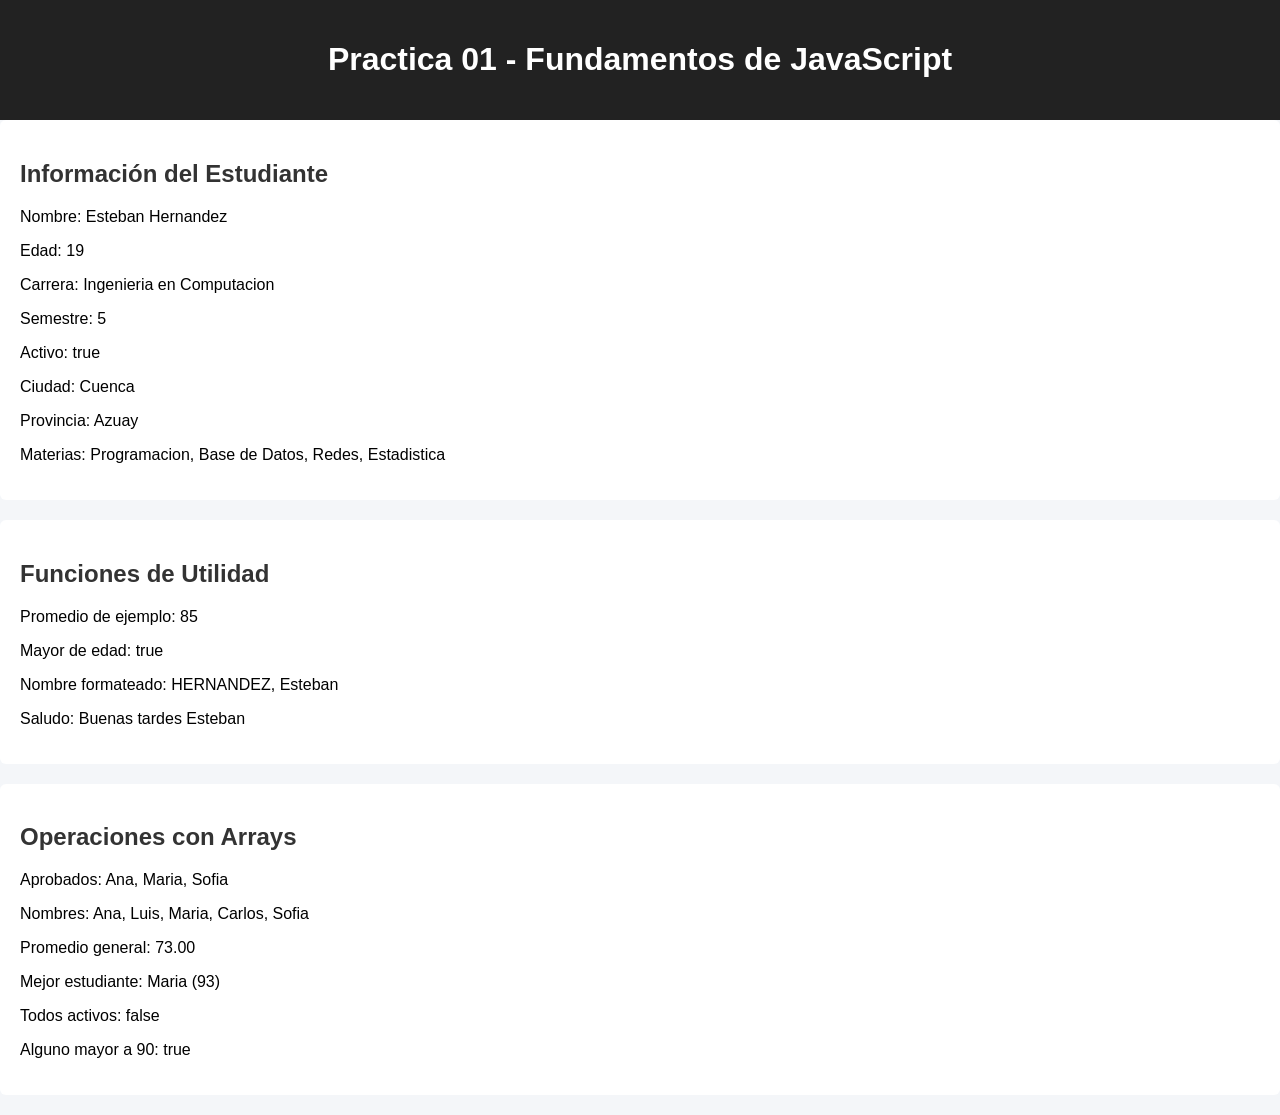
<file: practica-01/index.html>
<!DOCTYPE html>
<html lang="es">

<head>
    <meta charset="UTF-8">
    <title>Practica 01 - JavaScript</title>
    <link rel="stylesheet" href="css/styles.css">
</head>

<body>

    <header>
        <h1>Practica 01 - Fundamentos de JavaScript</h1>
    </header>

    <main>

        <section>
            <h2>Información del Estudiante</h2>
            <div id="infoEstudiante"></div>
        </section>

        <section>
            <h2>Funciones de Utilidad</h2>
            <div id="funciones"></div>
        </section>

        <section>
            <h2>Operaciones con Arrays</h2>
            <div id="arrays"></div>
        </section>

    </main>

    <script src="js/app.js" defer></script>

</body>
</html>
</file>
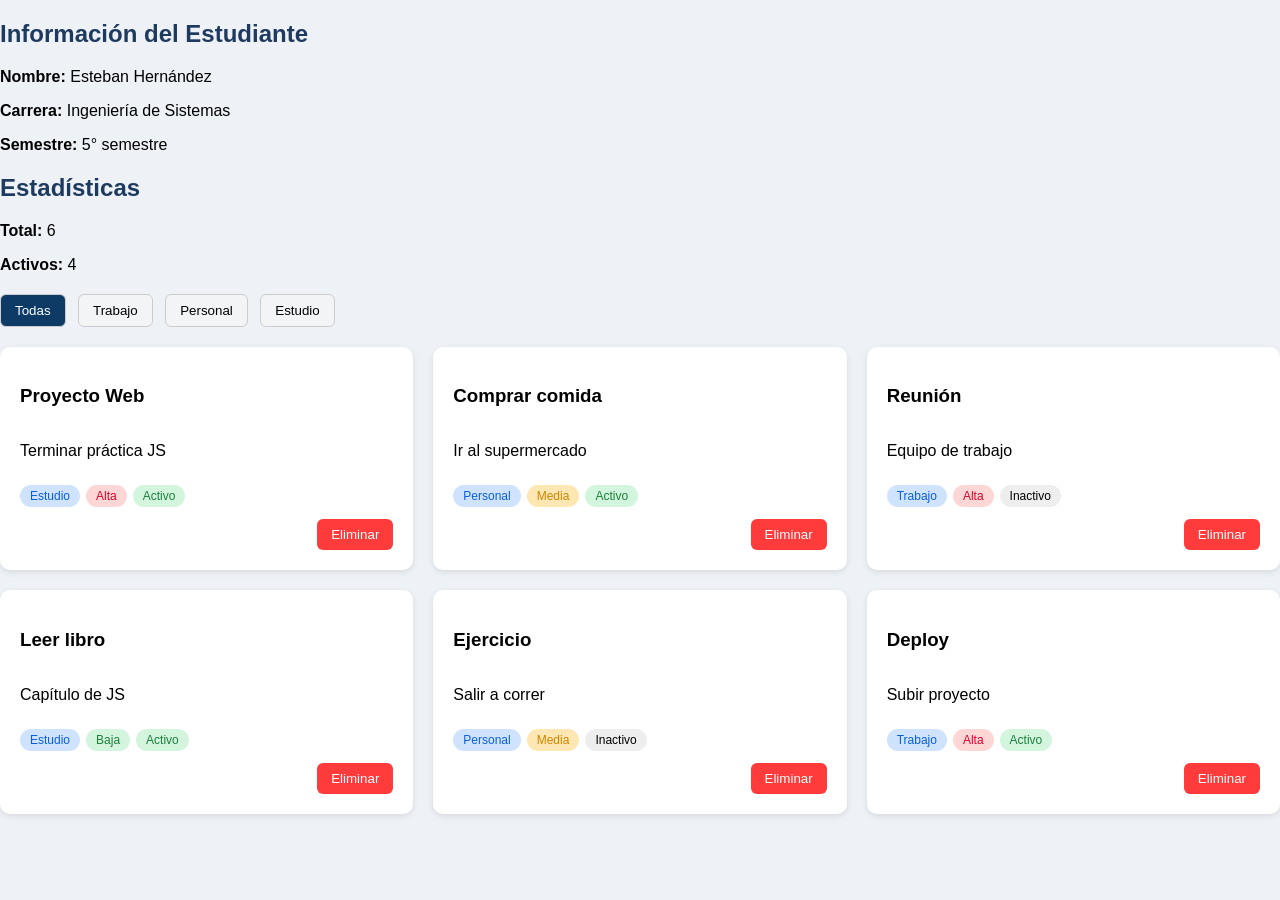
<file: practica-02/index.html>
<!DOCTYPE html>
<html lang="es">

<head>
  <meta charset="UTF-8">
  <title>Práctica 2 - DOM</title>
  <link rel="stylesheet" href="css/styles.css">
</head>

<body>
  <div id="app">

    <div class="info-estudiante">
      <h2>Información del Estudiante</h2>
      <p><strong>Nombre:</strong> <span id="estudiante-nombre"></span></p>
      <p><strong>Carrera:</strong> <span id="estudiante-carrera"></span></p>
      <p><strong>Semestre:</strong> <span id="estudiante-semestre"></span></p>
    </div>

    <div class="estadisticas">
      <h2>Estadísticas</h2>
      <p><strong>Total:</strong> <span id="total-elementos"></span></p>
      <p><strong>Activos:</strong> <span id="elementos-activos"></span></p>
    </div>

    <div class="filtros">
      <button class="btn-filtro btn-filtro-activo" data-categoria="todas">Todas</button>
      <button class="btn-filtro" data-categoria="Trabajo">Trabajo</button>
      <button class="btn-filtro" data-categoria="Personal">Personal</button>
      <button class="btn-filtro" data-categoria="Estudio">Estudio</button>
    </div>

    <div id="contenedor-lista"></div>

  </div>

  <script src="js/app.js" defer></script>

</body>

</html>
</file>
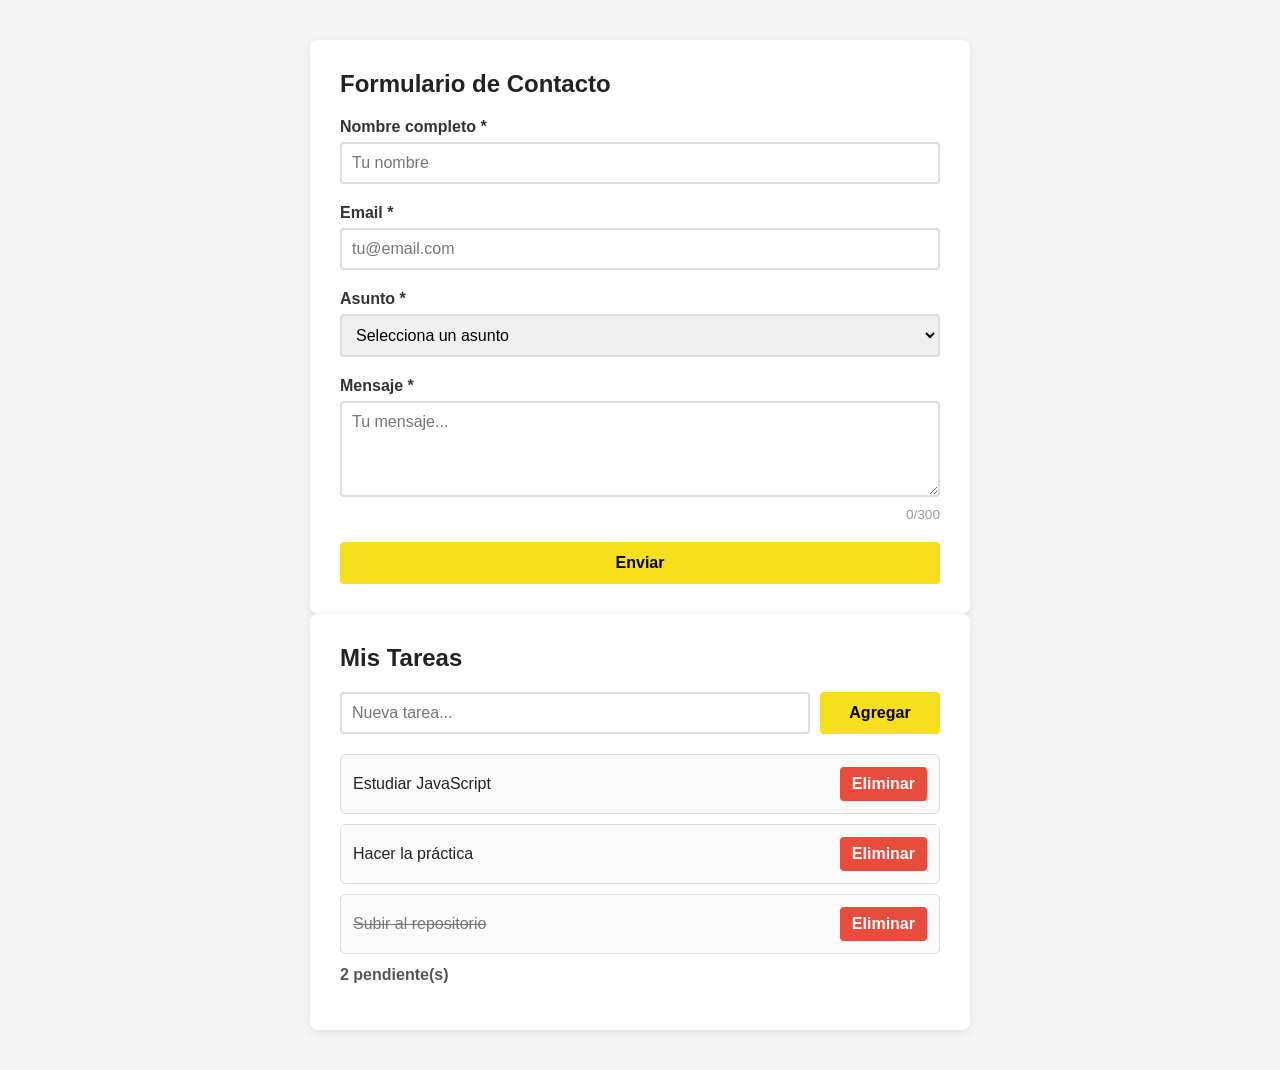
<file: practica-03/index.html>
<!DOCTYPE html>
<html lang="en">
<head>
    <meta charset="UTF-8">
    <meta name="viewport" content="width=device-width, initial-scale=1.0">
    <title>Document</title>
    <link rel="stylesheet" href="css/styles.css">
</head>
<body>
     <section class="container">
      <h1>Formulario de Contacto</h1>

      <form id="formulario" novalidate>
        <div class="form-group">
          <label for="nombre">Nombre completo *</label>
          <input type="text" id="nombre" placeholder="Tu nombre">
          <p class="error-msg" id="error-nombre">El nombre es obligatorio y debe tener al menos 3 caracteres</p>
        </div>

        <div class="form-group">
          <label for="email">Email *</label>
          <input type="email" id="email" placeholder="tu@email.com">
          <p class="error-msg" id="error-email">Ingresa un email válido</p>
        </div>

        <div class="form-group">
          <label for="asunto">Asunto *</label>
          <select id="asunto">
            <option value="">Selecciona un asunto</option>
            <option value="consulta">Consulta general</option>
            <option value="soporte">Soporte técnico</option>
            <option value="sugerencia">Sugerencia</option>
          </select>
          <p class="error-msg" id="error-asunto">Selecciona un asunto</p>
        </div>

        <div class="form-group">
          <label for="mensaje">Mensaje *</label>
          <textarea id="mensaje" rows="4" maxlength="300" placeholder="Tu mensaje..."></textarea>
          <p class="char-count"><span id="chars">0</span>/300</p>
          <p class="error-msg" id="error-mensaje">El mensaje debe tener al menos 10 caracteres</p>
        </div>

        <button type="submit">Enviar</button>
      </form>

      <div id="resultado"></div>
    </section>

    <!-- SECCIÓN 2: TAREAS -->
    <section class="container">
      <h2>Mis Tareas</h2>

      <div class="input-group">
        <input type="text" id="nueva-tarea" placeholder="Nueva tarea...">
        <button type="button" id="btn-agregar" data-action="agregar">Agregar</button>
      </div>

      <ul id="lista-tareas"></ul>
      <p id="contador-tareas">0 pendiente(s)</p>
    </section>

    <script src="js/app.js" defer></script>

</body>
</html>
</file>
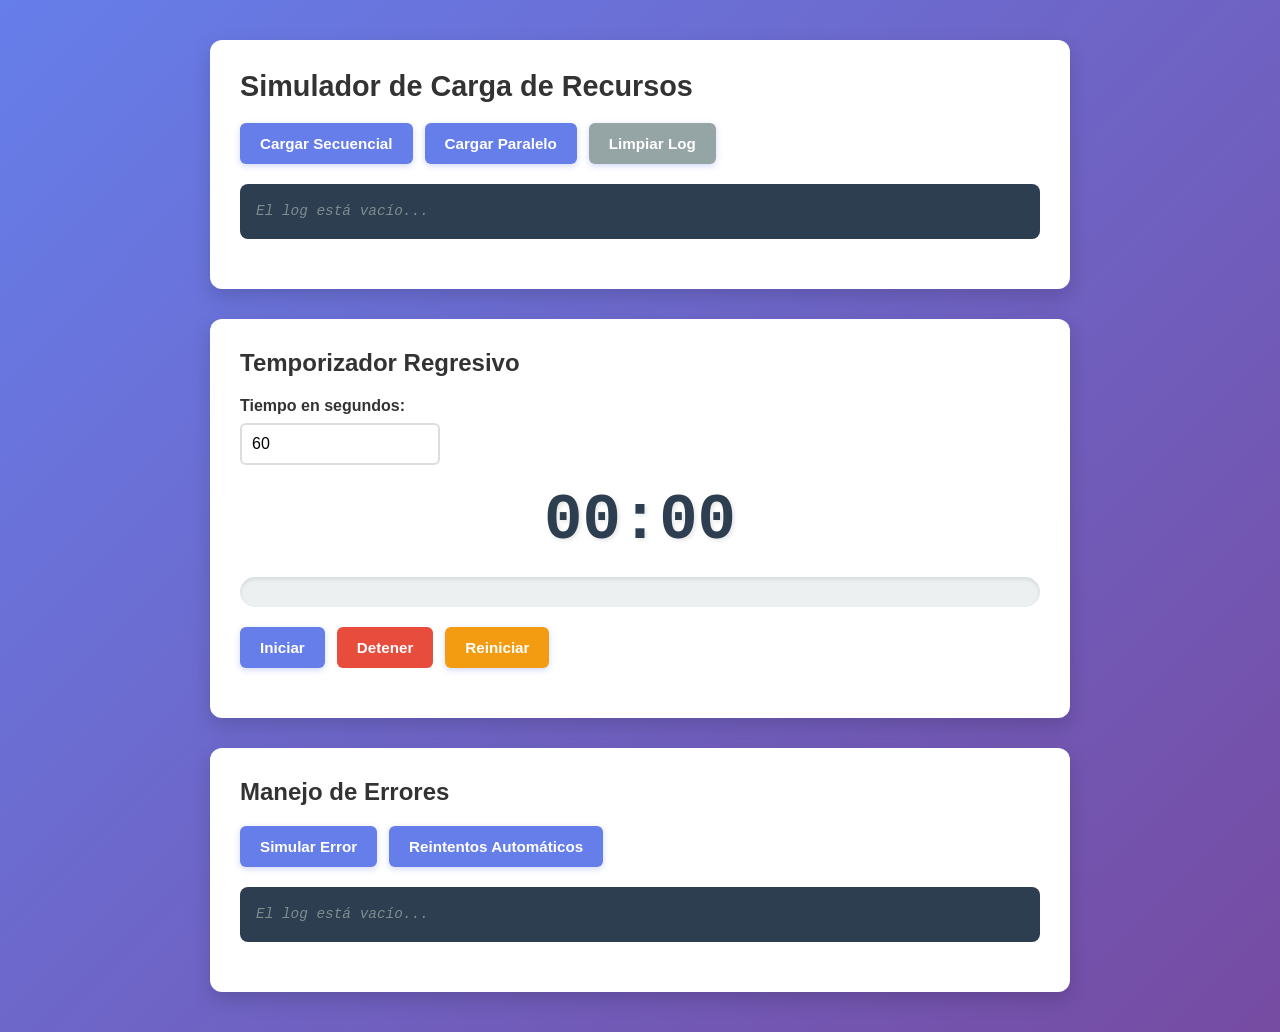
<file: practica-05/index.html>
<!DOCTYPE html>
<html lang="es">
<head>
  <meta charset="UTF-8">
  <meta name="viewport" content="width=device-width, initial-scale=1.0">
  <title>Práctica 5 - Asincronía</title>
  <link rel="stylesheet" href="css/styles.css">
</head>
<body>
  <main class="page">
    <!-- SECCIÓN 1: CARGA SECUENCIAL VS PARALELA -->
    <section class="container">
      <h1>Simulador de Carga de Recursos</h1>
      
      <div class="button-group">
        <button type="button" id="btn-secuencial">Cargar Secuencial</button>
        <button type="button" id="btn-paralelo">Cargar Paralelo</button>
        <button type="button" id="btn-limpiar">Limpiar Log</button>
      </div>

      <div id="log" class="log"></div>
      
      <div id="resultados" class="resultados"></div>
    </section>

    <!-- SECCIÓN 2: TEMPORIZADOR -->
    <section class="container">
      <h2>Temporizador Regresivo</h2>

      <div class="form-group">
        <label for="input-tiempo">Tiempo en segundos:</label>
        <input type="number" id="input-tiempo" value="60" min="1" max="600">
      </div>

      <div id="display" class="display">00:00</div>

      <div class="progress-container">
        <div id="barra-progreso" class="progress-bar"></div>
      </div>

      <div class="button-group">
        <button type="button" id="btn-iniciar">Iniciar</button>
        <button type="button" id="btn-detener">Detener</button>
        <button type="button" id="btn-reiniciar">Reiniciar</button>
      </div>
    </section>

    <!-- SECCIÓN 3: MANEJO DE ERRORES -->
    <section class="container">
      <h2>Manejo de Errores</h2>

      <div class="button-group">
        <button type="button" id="btn-error">Simular Error</button>
        <button type="button" id="btn-reintentos">Reintentos Automáticos</button>
      </div>

      <div id="log-errores" class="log"></div>
    </section>
  </main>

  <script defer src="js/app.js"></script>
</body>
</html>
</file>
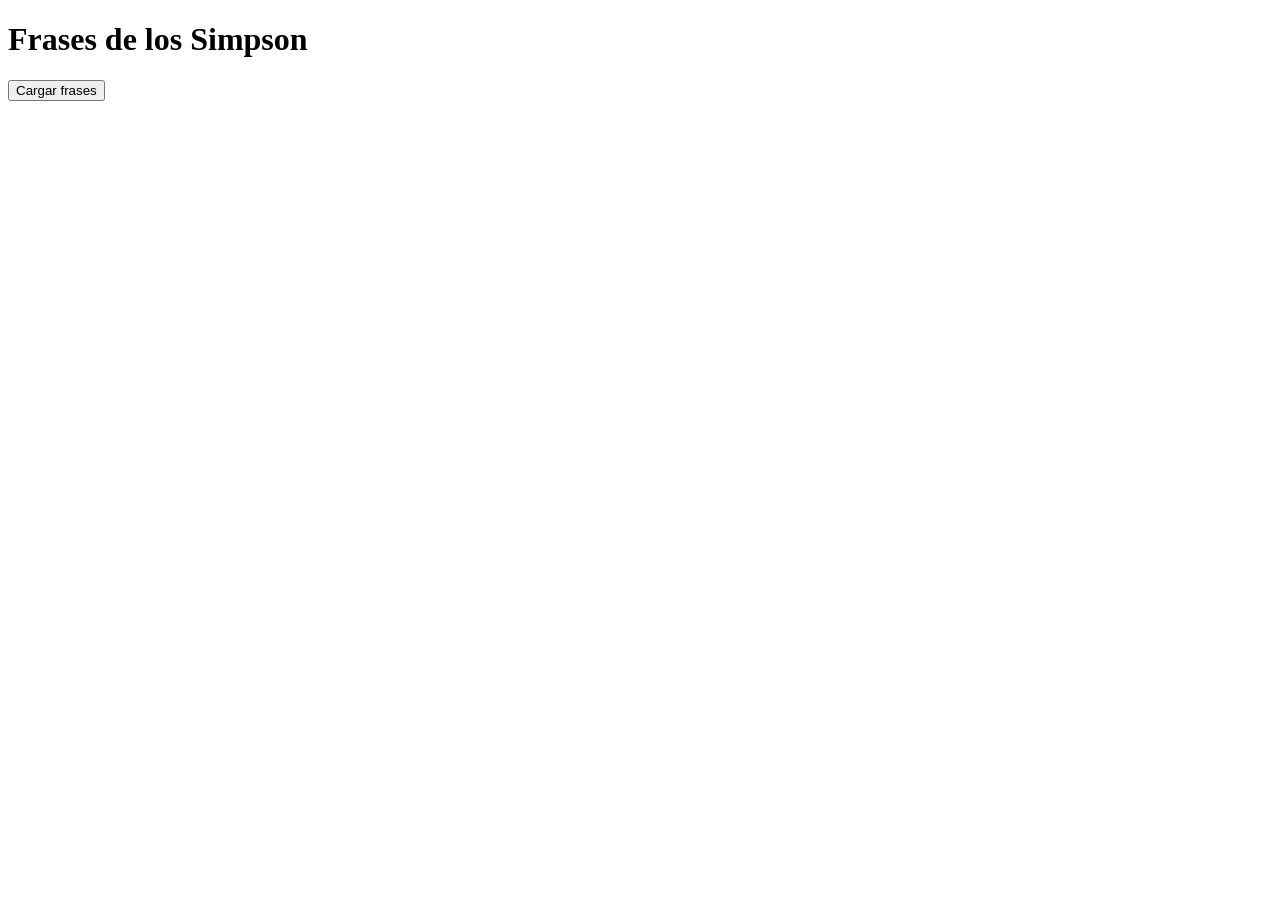
<file: practica-06-ejemplo/index.htm>
<!DOCTYPE html>
<html lang="en">
<head>
    <meta charset="UTF-8">
    <meta name="viewport" content="width=device-width, initial-scale=1.0">
    <title>Fetch Simpsons</title>
    <link rel="stylesheet" href="css/styles.css">
</head>
<body>
    
    <h1>Frases de los Simpson</h1>
    <button id="btn-cargar">Cargar frases</button>

    <div id="loading" class="loading oculto">Cargando...</div>

    <div id="contenedor"></div>

    <script src="js/app.js"></script>
</body>
</html>
</file>
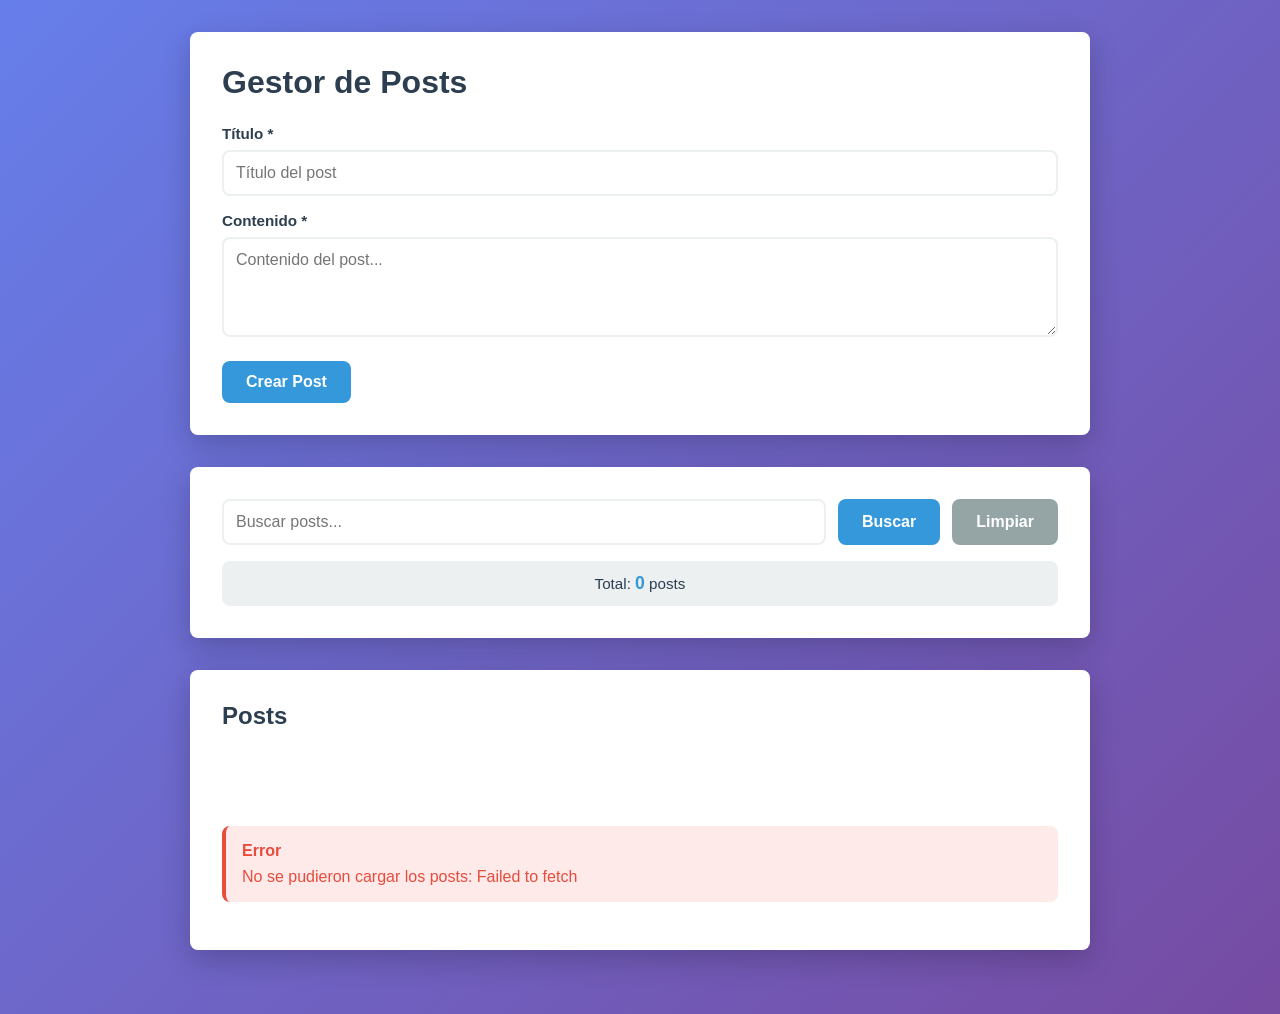
<file: practica-06/index.html>
<!DOCTYPE html>
<html lang="es">
<head>
  <meta charset="UTF-8">
  <meta name="viewport" content="width=device-width, initial-scale=1.0">
  <title>Práctica 6 - Fetch API</title>
  <link rel="stylesheet" href="css/styles.css">
</head>
<body>
  <main class="page">
    <!-- SECCIÓN 1: FORMULARIO -->
    <section class="container">
      <h1>Gestor de Posts</h1>
      
      <form id="form-post" class="form-post">
        <input type="hidden" id="post-id">
        
        <div class="form-group">
          <label for="titulo">Título *</label>
          <input type="text" id="titulo" placeholder="Título del post" required>
        </div>

        <div class="form-group">
          <label for="contenido">Contenido *</label>
          <textarea id="contenido" rows="4" placeholder="Contenido del post..." required></textarea>
        </div>

        <div class="form-actions">
          <button type="submit" id="btn-submit">Crear Post</button>
          <button type="button" id="btn-cancelar" class="btn-secondary" style="display: none;">Cancelar</button>
        </div>
      </form>
    </section>

    <!-- SECCIÓN 2: FILTROS Y BÚSQUEDA -->
    <section class="container">
      <div class="search-bar">
        <input type="search" id="input-buscar" placeholder="Buscar posts...">
        <button type="button" id="btn-buscar">Buscar</button>
        <button type="button" id="btn-limpiar" class="btn-secondary">Limpiar</button>
      </div>
      
      <div class="stats">
        <p id="contador">Total: <strong>0</strong> posts</p>
      </div>
    </section>

    <!-- SECCIÓN 3: LISTA DE POSTS -->
    <section class="container">
      <h2>Posts</h2>

      <div id="mensaje-estado" class="mensaje-estado"></div>
      
      <div id="lista-posts" class="lista-posts">
        <!-- Los posts se renderizan aquí dinámicamente -->
      </div>
    </section>
  </main>

  <script defer src="js/apiService.js"></script>
  <script defer src="js/components.js"></script>
  <script defer src="js/app.js"></script>
</body>
</html>
</file>
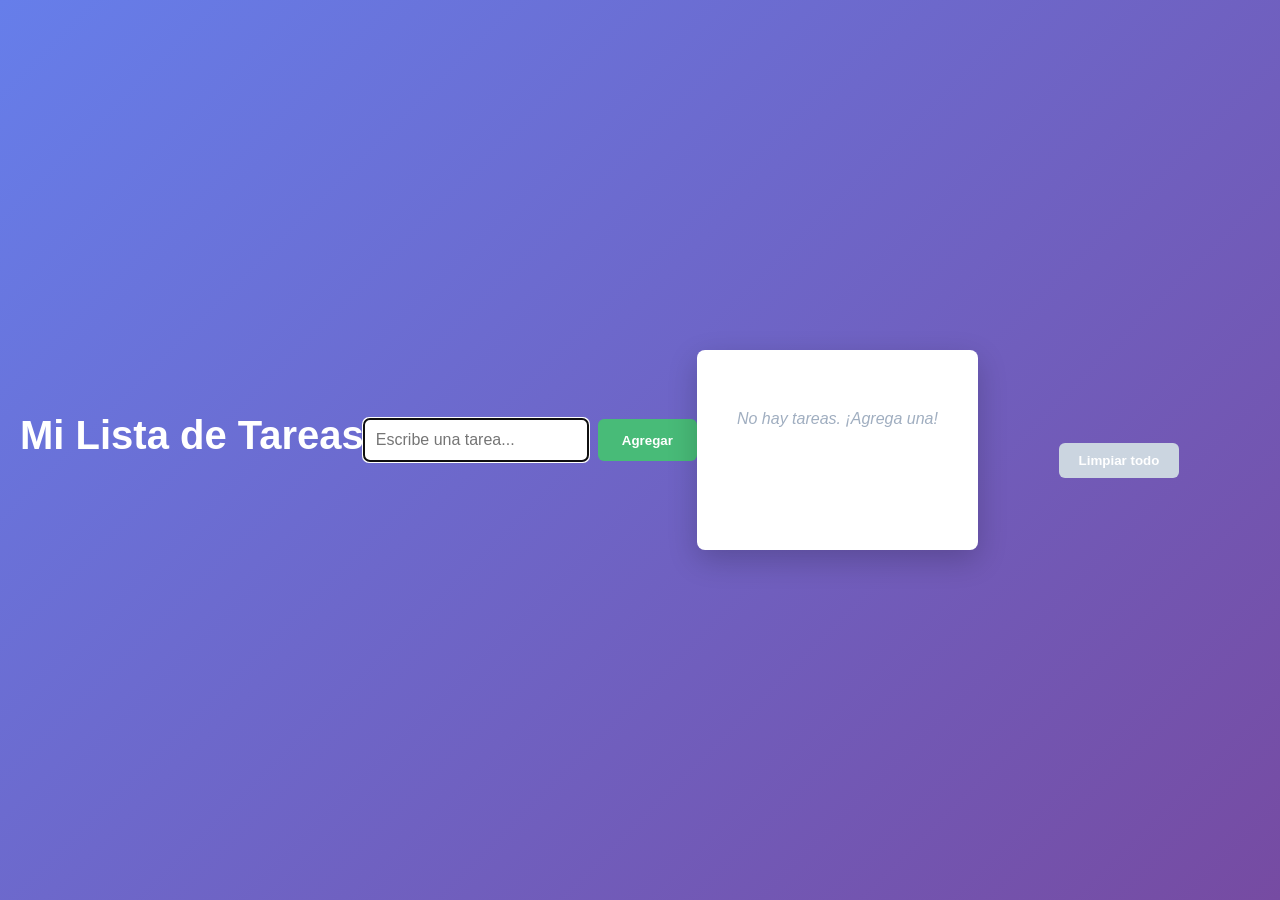
<file: practica-07-ejemplo/index.html>
<!DOCTYPE html>
<html lang="es">
<head>
  <meta charset="UTF-8">
  <title>Web Storage - Lista de Tareas</title>
  <link rel="stylesheet" href="css/styles.css">
</head>
<body>

  <h1>Mi Lista de Tareas</h1>

  <div class="formulario">
    <input 
      type="text" 
      id="input-tarea" 
      placeholder="Escribe una tarea..."
      autocomplete="off"
    >
    <button id="btn-agregar">Agregar</button>
  </div>

  <div id="lista-tareas" class="lista-tareas"></div>

  <button id="btn-limpiar" class="btn-limpiar">Limpiar todo</button>

  <script src="js/app.js"></script>
</body>
</html>
</file>
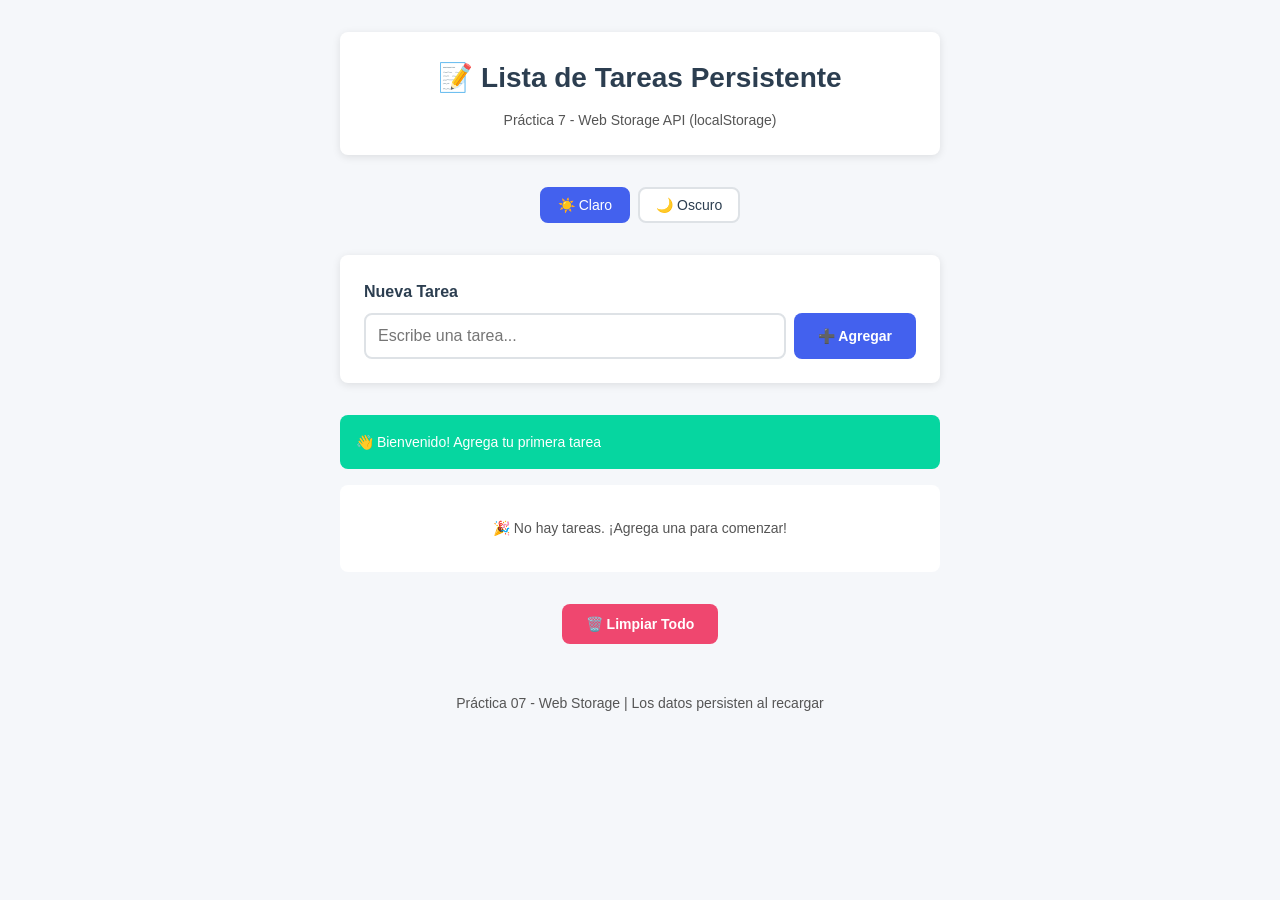
<file: practica-07/index.html>
<!DOCTYPE html>
<html lang="es">
<head>
  <meta charset="UTF-8">
  <meta name="viewport" content="width=device-width, initial-scale=1.0">
  <title>Práctica 07 - Web Storage | Lista de Tareas</title>
  <link rel="stylesheet" href="css/styles.css">
</head>
<body>
  <div class="container">
    <!-- Header -->
    <header class="header">
      <h1 class="header__title">📝 Lista de Tareas Persistente</h1>
      <p class="header__subtitle">Práctica 7 - Web Storage API (localStorage)</p>
    </header>

    <!-- Selector de tema simple -->
    <section class="theme-selector">
      <button class="theme-btn theme-btn--active" data-theme="claro">☀️ Claro</button>
      <button class="theme-btn" data-theme="oscuro">🌙 Oscuro</button>
    </section>

    <!-- Formulario para crear tarea -->
    <section class="form-section">
      <form class="task-form" id="form-tarea">
        <div class="form-group">
          <label for="input-tarea" class="form-label">Nueva Tarea</label>
          <div class="form-input-group">
            <input 
              type="text" 
              id="input-tarea" 
              class="form-input" 
              placeholder="Escribe una tarea..." 
              maxlength="100"
              required
              autocomplete="off"
            >
            <button type="submit" class="btn btn--primary">
              ➕ Agregar
            </button>
          </div>
        </div>
      </form>
    </section>

    <!-- Mensaje de estado -->
    <div id="mensaje-estado" class="mensaje oculto"></div>

    <!-- Lista de tareas -->
    <section class="tasks-section">
      <ul class="tasks-list" id="lista-tareas">
        <!-- Las tareas se renderizan aquí -->
      </ul>
    </section>

    <!-- Botón limpiar todo -->
    <section class="actions">
      <button class="btn btn--danger" id="btn-limpiar">
        🗑️ Limpiar Todo
      </button>
    </section>

    <!-- Footer -->
    <footer class="footer">
      <p>Práctica 07 - Web Storage | Los datos persisten al recargar</p>
    </footer>
  </div>

  <!-- Scripts -->
  <script src="js/storage.js"></script>
  <script src="js/app.js"></script>
</body>
</html>
</file>
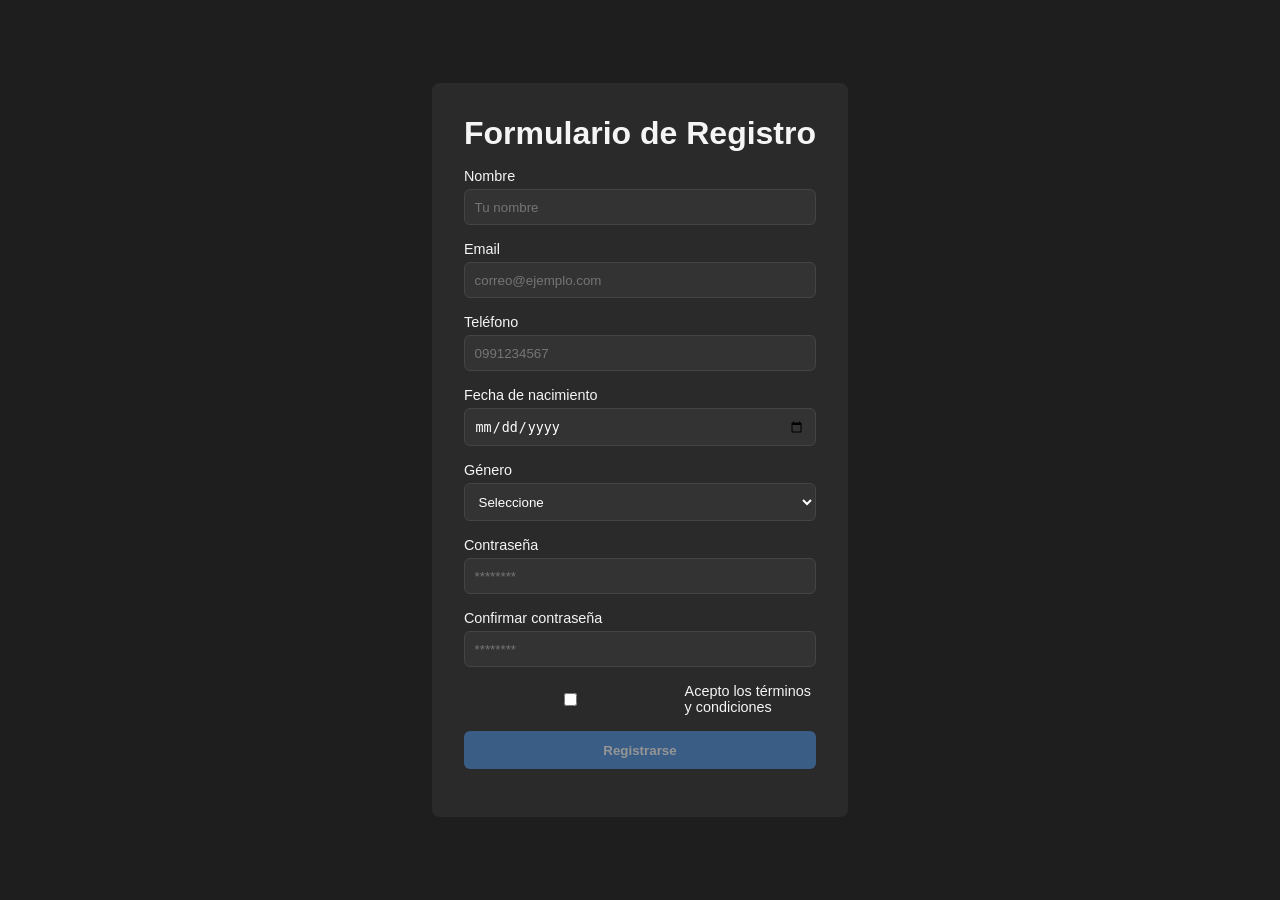
<file: practica-08/index.html>
<!DOCTYPE html>
<html lang="es">
<head>
  <meta charset="UTF-8">
  <meta name="viewport" content="width=device-width, initial-scale=1.0">
  <title>Práctica 08 - Validación de Formularios</title>
  <link rel="stylesheet" href="css/styles.css">
</head>
<body>

  <main class="container">
    <h1>Formulario de Registro</h1>

    <form id="form-registro" novalidate>

      <!-- Nombre -->
      <div class="form-group">
        <label for="nombre">Nombre</label>
        <input type="text" id="nombre" name="nombre" placeholder="Tu nombre">
        <small class="error"></small>
      </div>

      <!-- Email -->
      <div class="form-group">
        <label for="email">Email</label>
        <input type="email" id="email" name="email" placeholder="correo@ejemplo.com">
        <small class="error"></small>
      </div>

      <!-- Teléfono -->
      <div class="form-group">
        <label for="telefono">Teléfono</label>
        <input type="tel" id="telefono" name="telefono" placeholder="0991234567">
        <small class="error"></small>
      </div>

      <!-- Fecha de nacimiento -->
      <div class="form-group">
        <label for="fecha">Fecha de nacimiento</label>
        <input type="date" id="fecha" name="fecha">
        <small class="error"></small>
      </div>

      <!-- Género -->
      <div class="form-group">
        <label for="genero">Género</label>
        <select id="genero" name="genero">
          <option value="">Seleccione</option>
          <option value="masculino">Masculino</option>
          <option value="femenino">Femenino</option>
          <option value="otro">Otro</option>
        </select>
        <small class="error"></small>
      </div>

      <!-- Contraseña -->
      <div class="form-group">
        <label for="password">Contraseña</label>
        <input type="password" id="password" name="password" placeholder="********">
        <small class="error"></small>
      </div>

      <!-- Confirmar contraseña -->
      <div class="form-group">
        <label for="confirmar">Confirmar contraseña</label>
        <input type="password" id="confirmar" name="confirmar" placeholder="********">
        <small class="error"></small>
      </div>

      <!-- Términos -->
      <div class="form-group checkbox">
        <label>
          <input type="checkbox" id="terminos" name="terminos">
          Acepto los términos y condiciones
        </label>
        <small class="error"></small>
      </div>

      <!-- Botón -->
      <button type="submit">Registrarse</button>

      <!-- Mensaje general -->
      <div id="mensaje" class="mensaje"></div>

      <div id="resultado"></div>

    </form>
  </main>

  <script src="js/validacion.js"></script>
  <script src="js/app.js"></script>

</body>
</html>
</file>
<file: practica-01/css/styles.css>
body{
    font-family: Arial;
    background:#f4f6f9;
    margin:0;
}

header{
    background:#222;
    color:white;
    text-align:center;
    padding:20px;
}

section{
    background:white;
    padding:20px;
    margin-bottom:20px;
    border-radius:6px;
}

h2{
    color:#333;
}
</file>
<file: practica-02/css/styles.css>
body{
  font-family: Arial, Helvetica, sans-serif;
  background:#eef2f7;
  margin:0;
}

h2{
  color:#1e3a5f;
}

.info-estudiante,
.estadisticas{
  margin-bottom:20px;
}

.filtros{
  margin-bottom:20px;
}

.btn-filtro{
  padding:8px 14px;
  margin-right:8px;
  border:1px solid #ccc;
  border-radius:6px;
  background:#f3f4f6;
  cursor:pointer;
}

.btn-filtro-activo{
  background:#0d3b66;
  color:white;
}

#contenedor-lista{
  display:grid;
  gap:20px;
  grid-template-columns:1fr;
}

.card{
  display:grid;
  background:white;
  padding:20px;
  border-radius:10px;
  box-shadow:0 2px 6px rgba(0,0,0,0.1);
  grid-template-columns:1fr;
}

.card:hover{
  transform:translateY(-3px);
}

.badges{
  margin-top:10px;
}

.badge{
  padding:4px 10px;
  border-radius:20px;
  font-size:12px;
  margin-right:6px;
}

.badge-categoria{
  background:#cfe3ff;
  color:#0b5ed7;
}

.prioridad-alta{
  background:#ffd6d6;
  color:#d90429;
}

.prioridad-media{
  background:#ffe7b3;
  color:#cc8500;
}

.prioridad-baja{
  background:#d4f5dd;
  color:#1b7f3a;
}

.estado-activo{
  background:#d4f5dd;
  color:#1b7f3a;
}

.estado-inactivo{
  background:#eee;
}

.card-actions{
  margin-top:15px;
  text-align:right;
}

.btn-eliminar{
  background:#ff3b3b;
  color:white;
  border:none;
  padding:8px 14px;
  border-radius:6px;
  cursor:pointer;
}

.btn-eliminar:hover{
  background:#cc2c2c;
}

@media (min-width:40rem){
  #contenedor-lista{
    grid-template-columns:1fr 1fr;
  }
}

@media (min-width:64rem){
  #contenedor-lista{
    grid-template-columns:1fr 1fr 1fr;
  }
}
</file>
<file: practica-03/css/styles.css>
* {
    box-sizing: border-box;
}

body {
    font-family: Arial, sans-serif;
    max-width: 700px;
    margin: 40px auto;
    padding: 0 20px;
    background: #f5f5f5;
    color: #222;
}

.page {
    display: flex;
    flex-direction: column;
    gap: 24px;
}

.container {
    background: #ffffff;
    padding: 30px;
    border-radius: 8px;
    box-shadow: 0 2px 10px rgba(0, 0, 0, 0.1);
}

h1,
h2 {
    margin-top: 0;
    margin-bottom: 20px;
}

.form-group {
    margin-bottom: 20px;
}

label {
    display: block;
    margin-bottom: 6px;
    font-weight: bold;
    color: #333;
}

input,
select,
textarea,
button {
    font: inherit;
}

input,
select,
textarea {
    width: 100%;
    padding: 10px;
    border: 2px solid #ddd;
    border-radius: 4px;
    transition: border-color 0.2s ease, box-shadow 0.2s ease;
}

input:focus,
select:focus,
textarea:focus {
    border-color: #f7df1e;
    outline: none;
    box-shadow: 0 0 0 3px rgba(247, 223, 30, 0.2);
}

.error {
    border-color: #e74c3c !important;
}

.error-msg {
    display: none;
    margin-top: 6px;
    margin-bottom: 0;
    color: #e74c3c;
    font-size: 0.85rem;
}

.error-msg.visible {
    display: block;
}

.char-count {
    text-align: right;
    color: #999;
    font-size: 0.85rem;
    margin-top: 6px;
    margin-bottom: 0;
}

button {
    border: none;
    border-radius: 4px;
    padding: 12px 16px;
    background: #f7df1e;
    cursor: pointer;
    font-weight: bold;
    transition: background 0.2s ease, transform 0.2s ease;
}

button:hover {
    background: #e6cf1a;
}

button:active {
    transform: scale(0.98);
}

form button[type="submit"] {
    width: 100%;
}

#resultado {
    display: none;
    margin-top: 20px;
    padding: 15px;
    background: #e8f5e9;
    border-radius: 4px;
    border: 1px solid #c8e6c9;
}

#resultado.visible {
    display: block;
}

#resultado strong {
    display: block;
    margin-bottom: 10px;
}

#resultado p {
    margin: 6px 0;
}

.input-group {
    display: flex;
    gap: 10px;
    margin-bottom: 20px;
}

.input-group input {
    flex: 1;
}

#btn-agregar {
    min-width: 120px;
}

#lista-tareas {
    list-style: none;
    padding: 0;
    margin: 0;
}

.tarea-item {
    display: flex;
    align-items: center;
    justify-content: space-between;
    gap: 10px;
    padding: 12px;
    border: 1px solid #ddd;
    border-radius: 6px;
    background: #fafafa;
    margin-bottom: 10px;
}

.tarea-texto {
    flex: 1;
    cursor: pointer;
}

.tarea-item.completada .tarea-texto {
    text-decoration: line-through;
    color: #777;
}

.btn-eliminar {
    background: #e74c3c;
    color: #fff;
    padding: 8px 12px;
}

.btn-eliminar:hover {
    background: #cf3f31;
}

.estado-vacio {
    padding: 14px;
    border: 1px dashed #bbb;
    border-radius: 6px;
    text-align: center;
    color: #666;
    background: #fcfcfc;
}

#contador-tareas {
    margin-top: 12px;
    color: #555;
    font-weight: bold;
}

@media (max-width: 600px) {
    body {
        margin: 20px auto;
        padding: 0 12px;
    }

    .container {
        padding: 20px;
    }

    .input-group {
        flex-direction: column;
    }

    #btn-agregar {
        width: 100%;
    }

    .tarea-item {
        flex-direction: column;
        align-items: stretch;
    }

    .btn-eliminar {
        width: 100%;
    }
}
</file>
<file: practica-05/css/styles.css>
* {
    box-sizing: border-box;
}

body {
    font-family: 'Segoe UI', Tahoma, Geneva, Verdana, sans-serif;
    max-width: 900px;
    margin: 40px auto;
    padding: 0 20px;
    background: linear-gradient(135deg, #667eea 0%, #764ba2 100%);
    color: #222;
    min-height: 100vh;
}

.page {
    display: flex;
    flex-direction: column;
    gap: 30px;
}

.container {
    background: #ffffff;
    padding: 30px;
    border-radius: 12px;
    box-shadow: 0 8px 20px rgba(0, 0, 0, 0.15);
}

h1,
h2 {
    margin-top: 0;
    margin-bottom: 20px;
    color: #333;
}

h1 {
    font-size: 1.8rem;
}

h2 {
    font-size: 1.5rem;
}

/* Botones */
.button-group {
    display: flex;
    gap: 12px;
    margin-bottom: 20px;
    flex-wrap: wrap;
}

button {
    border: none;
    border-radius: 6px;
    padding: 12px 20px;
    background: #667eea;
    color: white;
    cursor: pointer;
    font-weight: 600;
    font-size: 0.95rem;
    transition: all 0.3s ease;
    box-shadow: 0 2px 6px rgba(102, 126, 234, 0.3);
}

button:hover {
    background: #5568d3;
    transform: translateY(-2px);
    box-shadow: 0 4px 12px rgba(102, 126, 234, 0.4);
}

button:active {
    transform: translateY(0);
}

button:disabled {
    background: #ccc;
    cursor: not-allowed;
    transform: none;
    box-shadow: none;
}

#btn-limpiar {
    background: #95a5a6;
}

#btn-limpiar:hover {
    background: #7f8c8d;
}

#btn-detener {
    background: #e74c3c;
}

#btn-detener:hover {
    background: #c0392b;
}

#btn-reiniciar {
    background: #f39c12;
}

#btn-reiniciar:hover {
    background: #d68910;
}

/* Log */
.log {
    background: #2c3e50;
    color: #ecf0f1;
    padding: 16px;
    border-radius: 8px;
    font-family: 'Courier New', monospace;
    font-size: 0.9rem;
    max-height: 300px;
    overflow-y: auto;
    margin-bottom: 20px;
    line-height: 1.6;
}

.log:empty::before {
    content: 'El log está vacío...';
    color: #7f8c8d;
    font-style: italic;
}

.log-item {
    padding: 6px 0;
    border-bottom: 1px solid rgba(255, 255, 255, 0.1);
}

.log-item:last-child {
    border-bottom: none;
}

.log-info {
    color: #3498db;
}

.log-success {
    color: #2ecc71;
}

.log-error {
    color: #e74c3c;
}

.log-warning {
    color: #f39c12;
}

/* Resultados */
.resultados {
    display: none;
    background: #ecf0f1;
    padding: 16px;
    border-radius: 8px;
    border-left: 4px solid #667eea;
}

.resultados.visible {
    display: block;
}

.resultados h3 {
    margin-top: 0;
    margin-bottom: 12px;
    color: #2c3e50;
}

.resultados p {
    margin: 8px 0;
    color: #34495e;
    font-weight: 500;
}

/* Formulario */
.form-group {
    margin-bottom: 20px;
}

label {
    display: block;
    margin-bottom: 8px;
    font-weight: 600;
    color: #333;
}

input[type="number"] {
    width: 100%;
    max-width: 200px;
    padding: 10px;
    border: 2px solid #ddd;
    border-radius: 6px;
    font-size: 1rem;
    transition: border-color 0.3s ease;
}

input[type="number"]:focus {
    border-color: #667eea;
    outline: none;
    box-shadow: 0 0 0 3px rgba(102, 126, 234, 0.1);
}

/* Display del temporizador */
.display {
    font-size: 4rem;
    font-weight: 700;
    text-align: center;
    color: #2c3e50;
    margin: 20px 0;
    font-family: 'Courier New', monospace;
    text-shadow: 2px 2px 4px rgba(0, 0, 0, 0.1);
}

.display.alerta {
    color: #e74c3c;
    animation: pulso 0.5s ease-in-out infinite;
}

@keyframes pulso {

    0%,
    100% {
        transform: scale(1);
    }

    50% {
        transform: scale(1.05);
    }
}

/* Barra de progreso */
.progress-container {
    width: 100%;
    height: 30px;
    background: #ecf0f1;
    border-radius: 15px;
    overflow: hidden;
    margin-bottom: 20px;
    box-shadow: inset 0 2px 4px rgba(0, 0, 0, 0.1);
}

.progress-bar {
    height: 100%;
    width: 0%;
    background: linear-gradient(90deg, #667eea 0%, #764ba2 100%);
    transition: width 0.3s ease, background 0.3s ease;
    border-radius: 15px;
    box-shadow: 0 2px 6px rgba(102, 126, 234, 0.4);
}

.progress-bar.alerta {
    background: linear-gradient(90deg, #e74c3c 0%, #c0392b 100%);
}

/* Scrollbar personalizada para el log */
.log::-webkit-scrollbar {
    width: 8px;
}

.log::-webkit-scrollbar-track {
    background: #34495e;
    border-radius: 4px;
}

.log::-webkit-scrollbar-thumb {
    background: #667eea;
    border-radius: 4px;
}

.log::-webkit-scrollbar-thumb:hover {
    background: #5568d3;
}

/* Responsive */
@media (max-width: 600px) {
    body {
        margin: 20px auto;
    }

    .container {
        padding: 20px;
    }

    h1 {
        font-size: 1.5rem;
    }

    h2 {
        font-size: 1.3rem;
    }

    .display {
        font-size: 3rem;
    }

    button {
        padding: 10px 16px;
        font-size: 0.9rem;
    }

    .button-group {
        gap: 8px;
    }
}
</file>
<file: practica-06-ejemplo/css/styles.css>
.loading {
    font-weight: bold;
    color: blue;
    margin: 10px 0;
}

.oculto {
    display: none;
}

.card {
    display: flex;
    align-items: flex-start;
    gap: 16px;
    border: 1px solid #ccc;
    padding: 12px;
    margin: 12px 0;
    border-radius: 8px;
}

.card-imagen img {
    width: 100px;
    height: 100px;
    object-fit: cover;
    display: block;
    border-radius: 6px;
}

.card-contenido {
    display: flex;
    flex-direction: column;
    gap: 8px;
}

.card-contenido h3 {
    margin: 0;
}

.card-contenido p {
    margin: 0;
}
</file>
<file: practica-06/css/styles.css>
/* ===========================
   RESET Y VARIABLES
=========================== */

* {
    margin: 0;
    padding: 0;
    box-sizing: border-box;
}

:root {
    --primary: #3498db;
    --primary-dark: #2980b9;
    --success: #2ecc71;
    --danger: #e74c3c;
    --warning: #f39c12;
    --dark: #2c3e50;
    --gray: #95a5a6;
    --light: #ecf0f1;
    --white: #ffffff;
    --shadow: rgba(0, 0, 0, 0.1);
    --shadow-md: rgba(0, 0, 0, 0.15);
    --shadow-lg: rgba(0, 0, 0, 0.2);
    --radius: 8px;
    --transition: all 0.3s ease;
}

body {
    font-family: 'Segoe UI', Tahoma, Geneva, Verdana, sans-serif;
    background: linear-gradient(135deg, #667eea 0%, #764ba2 100%);
    min-height: 100vh;
    padding: 2rem 1rem;
    color: var(--dark);
}

.page {
    max-width: 900px;
    margin: 0 auto;
}

/* ===========================
   CONTENEDORES
=========================== */

.container {
    background: var(--white);
    border-radius: var(--radius);
    padding: 2rem;
    margin-bottom: 2rem;
    box-shadow: 0 10px 30px var(--shadow-lg);
}

h1 {
    color: var(--dark);
    margin-bottom: 1.5rem;
    font-size: 2rem;
}

h2 {
    color: var(--dark);
    margin-bottom: 1rem;
    font-size: 1.5rem;
}

/* ===========================
   FORMULARIO
=========================== */

.form-post {
    display: flex;
    flex-direction: column;
    gap: 1rem;
}

.form-group {
    display: flex;
    flex-direction: column;
    gap: 0.5rem;
}

.form-group label {
    font-weight: 600;
    color: var(--dark);
    font-size: 0.95rem;
}

.form-group input,
.form-group textarea {
    padding: 0.75rem;
    border: 2px solid var(--light);
    border-radius: var(--radius);
    font-size: 1rem;
    font-family: inherit;
    transition: var(--transition);
}

.form-group input:focus,
.form-group textarea:focus {
    outline: none;
    border-color: var(--primary);
    box-shadow: 0 0 0 3px rgba(52, 152, 219, 0.1);
}

.form-group textarea {
    resize: vertical;
    min-height: 100px;
}

.form-actions {
    display: flex;
    gap: 1rem;
    margin-top: 0.5rem;
}

button {
    padding: 0.75rem 1.5rem;
    border: none;
    border-radius: var(--radius);
    font-size: 1rem;
    font-weight: 600;
    cursor: pointer;
    transition: var(--transition);
    font-family: inherit;
}

button[type="submit"],
button:not(.btn-secondary):not(.btn-danger):not(.btn-editar):not(.btn-eliminar) {
    background: var(--primary);
    color: var(--white);
}

button[type="submit"]:hover {
    background: var(--primary-dark);
    transform: translateY(-2px);
    box-shadow: 0 4px 12px var(--shadow-md);
}

button[type="submit"]:active {
    transform: translateY(0);
}

button:disabled {
    opacity: 0.6;
    cursor: not-allowed;
    transform: none !important;
}

.btn-secondary {
    background: var(--gray);
    color: var(--white);
}

.btn-secondary:hover {
    background: #7f8c8d;
}

/* ===========================
   BÚSQUEDA Y FILTROS
=========================== */

.search-bar {
    display: flex;
    gap: 0.75rem;
    margin-bottom: 1rem;
}

.search-bar input {
    flex: 1;
    padding: 0.75rem;
    border: 2px solid var(--light);
    border-radius: var(--radius);
    font-size: 1rem;
}

.search-bar input:focus {
    outline: none;
    border-color: var(--primary);
    box-shadow: 0 0 0 3px rgba(52, 152, 219, 0.1);
}

.stats {
    padding: 0.75rem;
    background: var(--light);
    border-radius: var(--radius);
    text-align: center;
}

.stats p {
    margin: 0;
    color: var(--dark);
    font-size: 0.95rem;
}

.stats strong {
    color: var(--primary);
    font-size: 1.1rem;
}

/* ===========================
   LISTA DE POSTS
=========================== */

.lista-posts {
    display: grid;
    gap: 1.5rem;
}

.post-card {
    background: var(--white);
    border: 2px solid var(--light);
    border-radius: var(--radius);
    padding: 1.5rem;
    transition: var(--transition);
}

.post-card:hover {
    border-color: var(--primary);
    box-shadow: 0 4px 12px var(--shadow-md);
    transform: translateY(-2px);
}

.post-card-header {
    display: flex;
    justify-content: space-between;
    align-items: start;
    margin-bottom: 1rem;
    gap: 1rem;
}

.post-card-title {
    font-size: 1.25rem;
    color: var(--dark);
    font-weight: 600;
    margin: 0;
    flex: 1;
}

.post-card-id {
    background: var(--primary);
    color: var(--white);
    padding: 0.25rem 0.75rem;
    border-radius: 20px;
    font-size: 0.85rem;
    font-weight: 600;
}

.post-card-body {
    color: #555;
    line-height: 1.6;
    margin-bottom: 1rem;
}

.post-card-footer {
    display: flex;
    gap: 0.75rem;
    padding-top: 1rem;
    border-top: 1px solid var(--light);
}

.btn-editar {
    background: var(--warning);
    color: var(--white);
    padding: 0.5rem 1rem;
    font-size: 0.9rem;
}

.btn-editar:hover {
    background: #e67e22;
    transform: translateY(-2px);
}

.btn-eliminar {
    background: var(--danger);
    color: var(--white);
    padding: 0.5rem 1rem;
    font-size: 0.9rem;
}

.btn-eliminar:hover {
    background: #c0392b;
    transform: translateY(-2px);
}

/* ===========================
   ESTADOS Y MENSAJES
=========================== */

.mensaje-estado {
    text-align: center;
    padding: 2rem;
    font-size: 1.1rem;
}

.mensaje-estado.oculto {
    display: none;
}

/* Spinner de carga */
.spinner {
    display: inline-block;
    width: 50px;
    height: 50px;
    border: 5px solid var(--light);
    border-top-color: var(--primary);
    border-radius: 50%;
    animation: spin 1s linear infinite;
    margin: 2rem auto;
}

@keyframes spin {
    to {
        transform: rotate(360deg);
    }
}

.loading {
    text-align: center;
    padding: 3rem;
    color: var(--gray);
}

.loading .spinner {
    display: block;
    margin: 0 auto 1rem;
}

/* Mensajes de error */
.error {
    background: #ffeaea;
    color: var(--danger);
    padding: 1rem;
    border-radius: var(--radius);
    border-left: 4px solid var(--danger);
    margin: 1rem 0;
}

.error strong {
    display: block;
    margin-bottom: 0.5rem;
}

/* Mensajes de éxito */
.success {
    background: #eafff0;
    color: var(--success);
    padding: 1rem;
    border-radius: var(--radius);
    border-left: 4px solid var(--success);
    margin: 1rem 0;
}

/* Estado vacío */
.estado-vacio {
    text-align: center;
    padding: 3rem;
    color: var(--gray);
    font-size: 1.1rem;
}

/* ===========================
   ANIMACIONES
=========================== */

.fade-in {
    animation: fadeIn 0.3s ease-in;
}

@keyframes fadeIn {
    from {
        opacity: 0;
        transform: translateY(10px);
    }

    to {
        opacity: 1;
        transform: translateY(0);
    }
}

/* ===========================
   RESPONSIVE
=========================== */

@media (max-width: 768px) {
    body {
        padding: 1rem 0.5rem;
    }

    .container {
        padding: 1.5rem;
        margin-bottom: 1.5rem;
    }

    h1 {
        font-size: 1.5rem;
    }

    .search-bar {
        flex-direction: column;
    }

    .form-actions {
        flex-direction: column;
    }

    .post-card-footer {
        flex-direction: column;
    }

    button {
        width: 100%;
    }
}
</file>
<file: practica-07-ejemplo/css/styles.css>
* {
    margin: 0;
    padding: 0;
    box-sizing: border-box;
}

body {
    font-family: 'Segoe UI', Tahoma, Geneva, Verdana, sans-serif;
    background: linear-gradient(135deg, #667eea 0%, #764ba2 100%);
    min-height: 100vh;
    display: flex;
    justify-content: center;
    align-items: center;
    padding: 20px;
}

h1 {
    text-align: center;
    color: white;
    margin-bottom: 30px;
    font-size: 2.5rem;
}

.formulario {
    display: flex;
    gap: 10px;
    margin-bottom: 20px;
    max-width: 500px;
}

#input-tarea {
    flex: 1;
    padding: 12px;
    border: none;
    border-radius: 6px;
    font-size: 16px;
}

#btn-agregar {
    padding: 12px 24px;
    background: #48bb78;
    color: white;
    border: none;
    border-radius: 6px;
    font-weight: bold;
    cursor: pointer;
    transition: background 0.3s;
}

#btn-agregar:hover {
    background: #38a169;
}

.lista-tareas {
    max-width: 500px;
    background: white;
    border-radius: 8px;
    padding: 20px;
    box-shadow: 0 10px 30px rgba(0, 0, 0, 0.2);
    min-height: 200px;
}

.item-tarea {
    display: flex;
    align-items: center;
    justify-content: space-between;
    padding: 12px;
    border-bottom: 1px solid #e2e8f0;
    transition: background 0.2s;
}

.item-tarea:hover {
    background: #f7fafc;
}

.item-tarea:last-child {
    border-bottom: none;
}

.item-tarea.completada {
    opacity: 0.6;
}

.item-tarea.completada .texto-tarea {
    text-decoration: line-through;
    color: #a0aec0;
}

.texto-tarea {
    cursor: pointer;
    flex: 1;
    user-select: none;
}

.btn-eliminar {
    background: #f56565;
    color: white;
    border: none;
    padding: 6px 12px;
    border-radius: 4px;
    cursor: pointer;
    font-size: 12px;
    transition: background 0.3s;
}

.btn-eliminar:hover {
    background: #e53e3e;
}

.vacio {
    text-align: center;
    color: #a0aec0;
    font-style: italic;
    padding: 40px 20px;
}

.btn-limpiar {
    display: block;
    margin-top: 20px;
    margin-left: auto;
    margin-right: auto;
    padding: 10px 20px;
    background: #ed8936;
    color: white;
    border: none;
    border-radius: 6px;
    cursor: pointer;
    font-weight: bold;
    transition: background 0.3s;
}

.btn-limpiar:hover {
    background: #dd6b20;
}

.btn-limpiar:disabled {
    background: #cbd5e0;
    cursor: not-allowed;
}
</file>
<file: practica-07/css/styles.css>
/* =========================
   VARIABLES CSS - TEMA CLARO (Default)
========================= */

:root {
  --bg-primary: #f8f9fa;
  --bg-secondary: #ffffff;
  --text-primary: #212529;
  --text-secondary: #6c757d;
  --color-primary: #4361ee;
  --color-primary-hover: #3651d4;
  --color-success: #06d6a0;
  --color-danger: #ef476f;
  --card-bg: #ffffff;
  --border-color: #dee2e6;
  --shadow: rgba(0, 0, 0, 0.1);
}

/* =========================
   RESET Y BASE
========================= */

* {
  box-sizing: border-box;
  margin: 0;
  padding: 0;
}

body {
  font-family: -apple-system, BlinkMacSystemFont, 'Segoe UI', Roboto, sans-serif;
  line-height: 1.6;
  color: var(--text-primary);
  background: var(--bg-primary);
  min-height: 100vh;
  padding: 2rem 1rem;
}

/* =========================
   CONTENEDOR
========================= */

.container {
  max-width: 600px;
  margin: 0 auto;
}

/* =========================
   HEADER
========================= */

.header {
  text-align: center;
  margin-bottom: 2rem;
  padding: 1.5rem;
  background: var(--card-bg);
  border-radius: 8px;
  box-shadow: 0 2px 8px var(--shadow);
}

.header__title {
  font-size: 1.75rem;
  margin-bottom: 0.5rem;
}

.header__subtitle {
  font-size: 0.875rem;
  color: var(--text-secondary);
}

/* =========================
   SELECTOR DE TEMA
========================= */

.theme-selector {
  display: flex;
  gap: 0.5rem;
  justify-content: center;
  margin-bottom: 2rem;
}

.theme-btn {
  padding: 0.5rem 1rem;
  border: 2px solid var(--border-color);
  background: var(--card-bg);
  color: var(--text-primary);
  border-radius: 8px;
  cursor: pointer;
  font-size: 0.875rem;
  transition: all 0.3s ease;
}

.theme-btn:hover {
  border-color: var(--color-primary);
  background: var(--color-primary);
  color: white;
}

.theme-btn--active {
  border-color: var(--color-primary);
  background: var(--color-primary);
  color: white;
}

/* =========================
   FORMULARIO
========================= */

.form-section {
  margin-bottom: 2rem;
}

.task-form {
  background: var(--card-bg);
  padding: 1.5rem;
  border-radius: 8px;
  box-shadow: 0 2px 8px var(--shadow);
}

.form-group {
  display: flex;
  flex-direction: column;
  gap: 0.5rem;
}

.form-label {
  font-weight: 600;
  color: var(--text-primary);
}

.form-input-group {
  display: flex;
  gap: 0.5rem;
}

.form-input {
  flex: 1;
  padding: 0.75rem;
  border: 2px solid var(--border-color);
  border-radius: 8px;
  font-size: 1rem;
  transition: border-color 0.3s ease;
}

.form-input:focus {
  outline: none;
  border-color: var(--color-primary);
}

/* =========================
   BOTONES
========================= */

.btn {
  padding: 0.75rem 1.5rem;
  border: none;
  border-radius: 8px;
  font-size: 0.875rem;
  font-weight: 600;
  cursor: pointer;
  transition: all 0.3s ease;
}

.btn--primary {
  background: var(--color-primary);
  color: white;
}

.btn--primary:hover {
  background: var(--color-primary-hover);
}

.btn--danger {
  background: var(--color-danger);
  color: white;
}

.btn--danger:hover {
  opacity: 0.9;
}

.btn--small {
  padding: 0.25rem 0.75rem;
  font-size: 0.75rem;
}

/* =========================
   MENSAJES
========================= */

.mensaje {
  margin-bottom: 1rem;
  padding: 1rem;
  border-radius: 8px;
  font-size: 0.875rem;
}

.mensaje--success {
  background: var(--color-success);
  color: white;
}

.mensaje--error {
  background: var(--color-danger);
  color: white;
}

.oculto {
  display: none;
}

/* =========================
   LISTA DE TAREAS
========================= */

.tasks-section {
  margin-bottom: 2rem;
}

.tasks-list {
  list-style: none;
  display: flex;
  flex-direction: column;
  gap: 0.75rem;
}

.task-item {
  display: flex;
  align-items: center;
  gap: 0.75rem;
  padding: 1rem;
  background: var(--card-bg);
  border-radius: 8px;
  box-shadow: 0 2px 4px var(--shadow);
  transition: transform 0.2s ease;
}

.task-item:hover {
  transform: translateX(4px);
}

.task-item--completed {
  opacity: 0.6;
}

.task-item--completed .task-item__text {
  text-decoration: line-through;
}

.task-item__checkbox {
  width: 20px;
  height: 20px;
  cursor: pointer;
}

.task-item__text {
  flex: 1;
  color: var(--text-primary);
}

.task-item__actions {
  display: flex;
  gap: 0.5rem;
}

/* =========================
   ACCIONES
========================= */

.actions {
  text-align: center;
  margin-bottom: 2rem;
}

/* =========================
   FOOTER
========================= */

.footer {
  text-align: center;
  padding: 1rem;
  color: var(--text-secondary);
  font-size: 0.875rem;
}

/* =========================
   ESTADO VACÍO
========================= */

.empty-state {
  text-align: center;
  padding: 2rem;
  background: var(--card-bg);
  border-radius: 8px;
  color: var(--text-secondary);
  font-size: 0.875rem;
}

/* =========================
   RESPONSIVE
========================= */

@media (max-width: 600px) {
  body {
    padding: 1rem 0.5rem;
  }

  .form-input-group {
    flex-direction: column;
  }

  .theme-selector {
    flex-direction: column;
  }
}
</file>
<file: practica-08/css/styles.css>
.input-error {
  border: 2px solid #e74c3c;
}

.input-success {
  border: 2px solid #2ecc71;
}

.password-strength {
  font-size: 0.8rem;
  margin-top: 4px;
}

/* =========================
   RESET
========================= */
* {
  margin: 0;
  padding: 0;
  box-sizing: border-box;
}

/* =========================
   BASE
========================= */
body {
  font-family: Arial, sans-serif;
  background: #1e1e1e;
  color: #f5f5f5;
  padding: 1rem;
}

/* =========================
   CONTENEDOR
========================= */
.container {
  max-width: 500px;
  margin: 0 auto;
  background: #2a2a2a;
  padding: 1.5rem;
  border-radius: 8px;
}

/* =========================
   TITULOS
========================= */
h1 {
  text-align: center;
  margin-bottom: 1rem;
}

/* =========================
   FORMULARIO
========================= */
.form-group {
  margin-bottom: 1rem;
}

label {
  display: block;
  margin-bottom: 0.3rem;
  font-size: 0.9rem;
}

input,
select {
  width: 100%;
  padding: 0.6rem;
  border-radius: 6px;
  border: 1px solid #444;
  background: #333;
  color: #fff;
}

/* Focus */
input:focus,
select:focus {
  outline: none;
  border-color: #4a90e2;
}

/* =========================
   ESTADOS
========================= */
.input-error {
  border: 2px solid #e74c3c;
}

.input-success {
  border: 2px solid #2ecc71;
}

/* =========================
   MENSAJES
========================= */
.error {
  color: #e74c3c;
  font-size: 0.75rem;
  height: 14px;
}

.mensaje {
  margin-top: 1rem;
  text-align: center;
  font-weight: bold;
}

.oculto {
  display: none;
}

/* =========================
   PASSWORD
========================= */
.password-strength {
  font-size: 0.75rem;
  margin-top: 0.3rem;
}

/* =========================
   CHECKBOX
========================= */
.checkbox label {
  display: flex;
  align-items: center;
  gap: 0.5rem;
}

/* =========================
   BOTÓN
========================= */
button {
  width: 100%;
  padding: 0.7rem;
  border: none;
  border-radius: 6px;
  background: #4a90e2;
  color: white;
  font-weight: bold;
  cursor: pointer;
}

button:disabled {
  opacity: 0.5;
}

/* =========================
   CARD USUARIO
========================= */
.card-usuario {
  margin-top: 1.5rem;
  padding: 1rem;
  background: #333;
  border-radius: 8px;
  border: 1px solid #4a90e2;
}

.card-usuario h2 {
  margin-bottom: 0.5rem;
  color: #4a90e2;
}

.card-usuario p {
  font-size: 0.9rem;
  margin: 0.2rem 0;
}


/* =========================
   RESPONSIVE
========================= */

/* Tablet */
@media (min-width: 600px) {
  .container {
    padding: 2rem;
  }
}

/* Desktop */
@media (min-width: 900px) {
  body {
    display: flex;
    justify-content: center;
    align-items: center;
    height: 100vh;
  }

  .container {
    max-width: 600px;
  }
}
</file>
